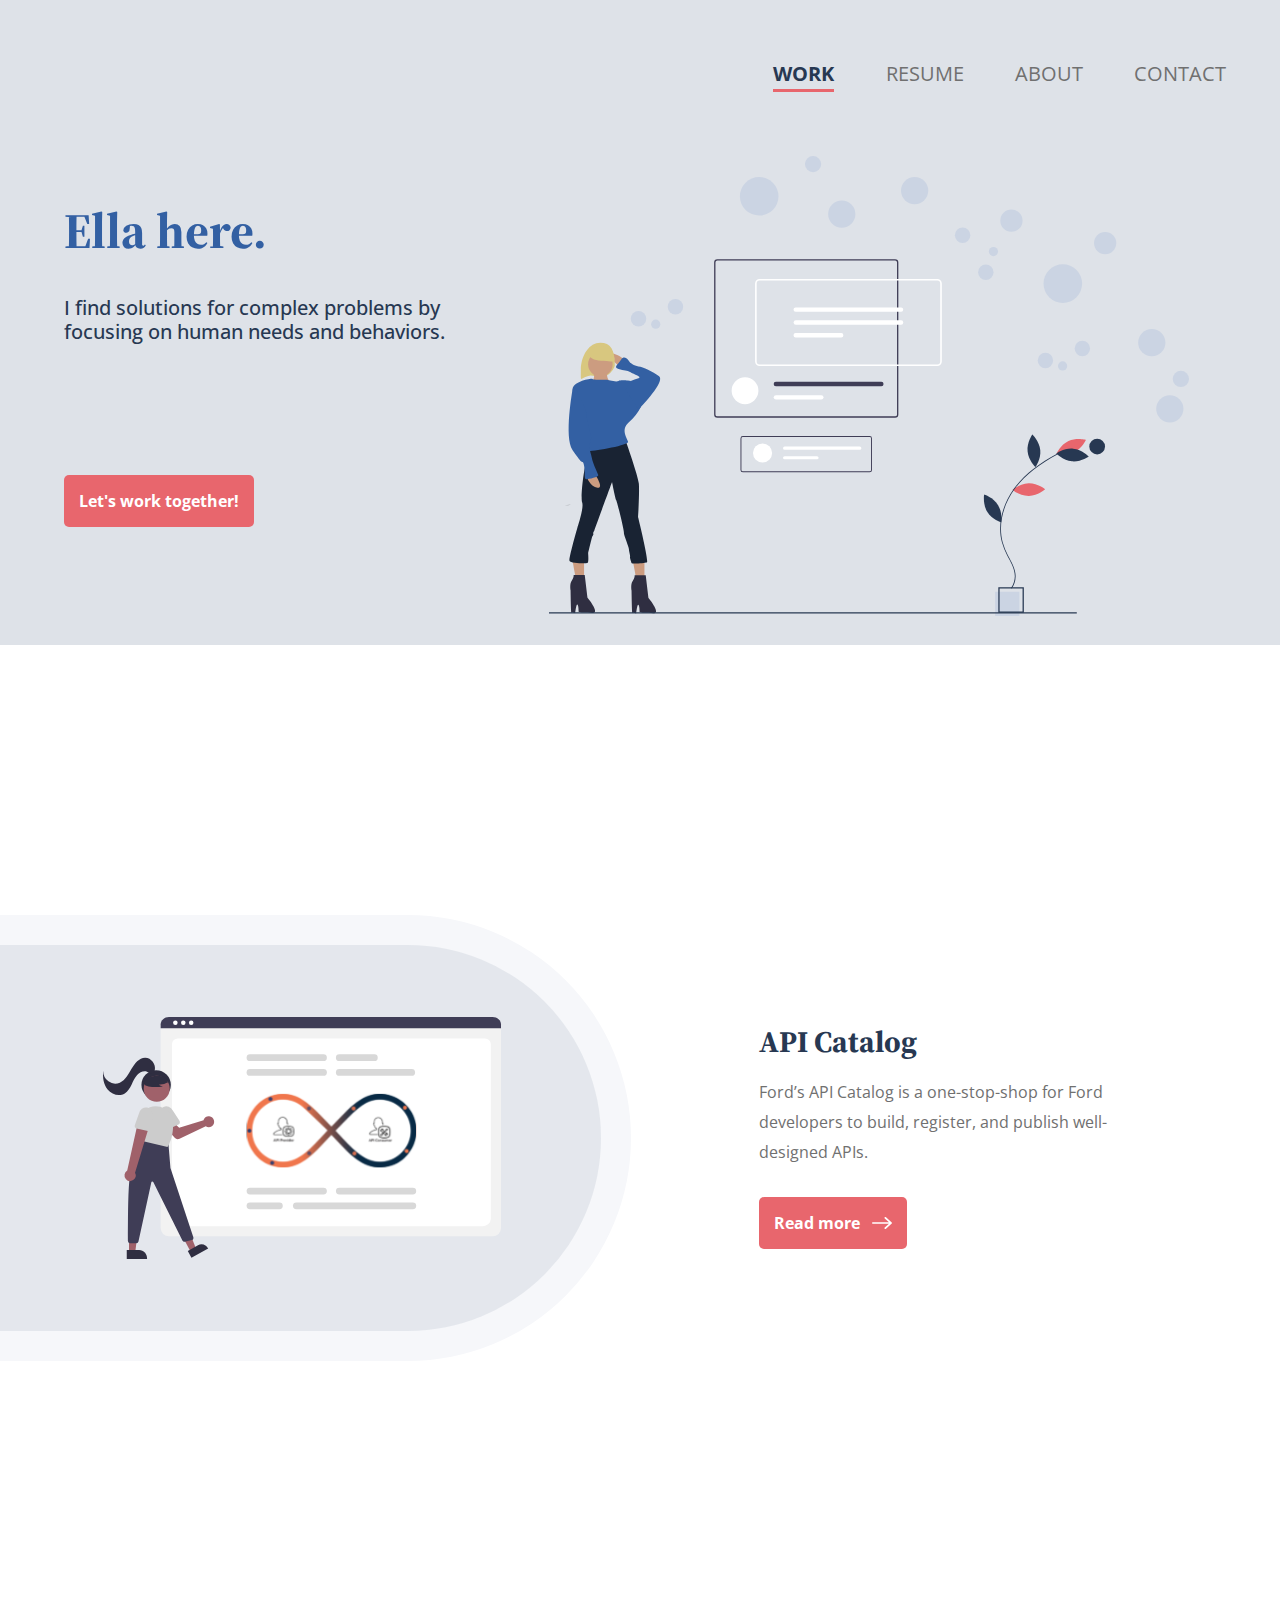
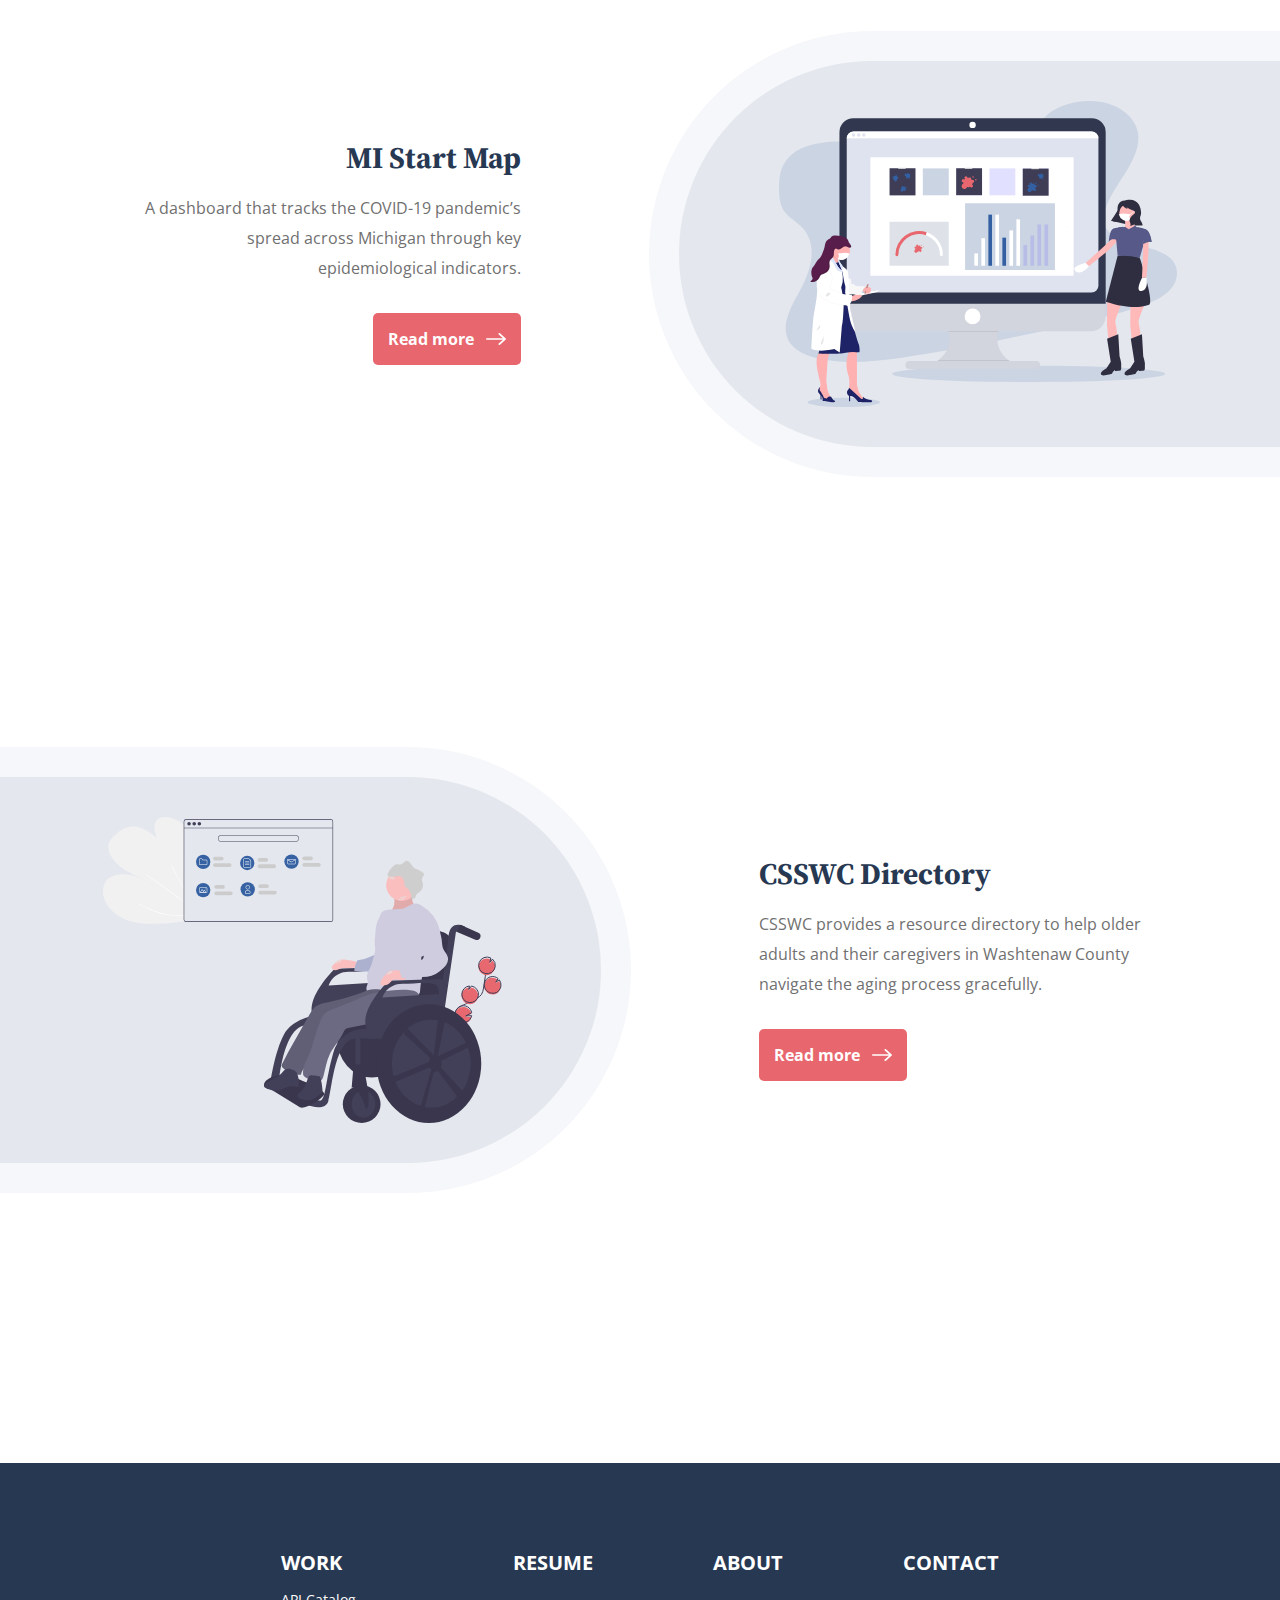
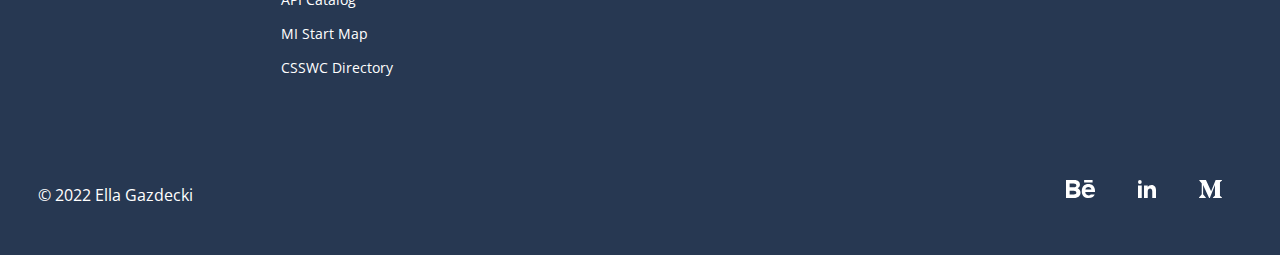
<file: index.html>
<!DOCTYPE html>
<html lang="en">
  <head>
    <meta charset="UTF-8">
    <meta name="viewport" content="width=device-width, initial-scale=1.0">
    <meta http-equiv="X-UA-Compatible" content="ie=edge">
    <title>Work</title>
    <link rel="stylesheet" href="/css/style.css">
    <link rel="stylesheet" href="/css/reset.css">
    <link rel="stylesheet" href="/css/work.css">
    <link rel="stylesheet" href="/css/footer.css">
    <link rel="preconnect" href="https://fonts.googleapis.com">
    <link rel="preconnect" href="https://fonts.gstatic.com" crossorigin>
    <link href="https://fonts.googleapis.com/css2?family=Open+Sans+Condensed:wght@700&family=Open+Sans:ital,wght@0,400;0,500;0,600;0,700;0,800;1,400;1,500;1,600;1,700;1,800&family=Source+Serif+Pro:wght@400;700&display=swap" rel="stylesheet">
  </head>

  <body id="work">

    <nav class="nav--layout">
      <a href="/index.html" class="nav-selected nav-item work-nav">Work</a>
      <a href="assets/Resume_Ella Gazdecki.pdf" target="_blank" class="nav-unselected nav-item">Resume</a>
      <a href="/about.html" class="nav-unselected nav-item about-nav">About</a>
      <a href="/contact.html" class="nav-unselected nav-item contact-nav">Contact</a>
    </nav>
    <section class="hero-style hero-layout">
    <span class="hero hero-text-position hero-text-style">Ella here.</span>
    <span class="hero-description-position hero-description-style">I find solutions for complex problems by focusing on human needs and behaviors.</span>
    <button type="button" class="button hero-button-position" onclick="document.location='/contact.html'">
      Let's work together!
    </button>
    <div class="work-hero-image-position">
      <img class="work-hero-image" src="assets/homepage-graphic.svg" alt="Illustration of a faceless girl with short blonde hair next to an abstract screen">
    </div>
  </section>
  <section class="odd-project-layout">
      <img src="assets/api-catalog-section-graphic.svg" alt="Illustration of a faceless girl with an abstract representation of the API Lifecycle on a screen">
    <div class="odd-project-text-wrapper">
    <h1 class="heading-1">API Catalog</h1>
    <p class="body-large project-description-spacing">Ford’s API Catalog is a one-stop-shop for Ford developers to build, register, and publish well-designed APIs.</p>
    <button type="button" class="button" onclick="document.location='/apicatalog.html'">
      Read more &nbsp
      <img src="assets/arrow.svg">
    </button>
    </div>
  </section>
  <section class="even-project-layout">
    <div class="even-project-text-wrapper">
    <h1 class="heading-1">MI Start Map</h1>
    <p class="body-large project-description-spacing">A dashboard that tracks the COVID-19 pandemic’s spread across Michigan through key epidemiological indicators.</p>
    <button type="button" class="button" onclick="document.location='/mistartmap.html'">
      Read more &nbsp
      <img src="assets/arrow.svg">
    </button>
    </div>
    <img src="assets/mi-start-map-section-graphic.svg" alt="Illustration of a faceless girl with doctor friend standing in front of the MI start map dashboard">
  </section>
  <section class="odd-project-layout">
      <img src="assets/srd-section-graphic.svg" alt="Illustration of a faceless elderly person in a wheel chair next to the CSSWC directory">
    <div class="odd-project-text-wrapper">
    <h1 class="heading-1">CSSWC Directory</h1>
    <p class="body-large project-description-spacing">CSSWC provides a resource directory to help older adults and their caregivers in Washtenaw County navigate the aging process gracefully.</p>
    <button type="button" class="button" onclick="document.location='/csswc.html'">
      Read more &nbsp
      <img src="assets/arrow.svg">
    </button>
    </div>
  </section>

  <footer>
    <div class="footer-flex-rows footer-flex-top-spacing">
      <div class="footer-flex-columns">
        <a class="heading-3 project-hero-text-spacing" href="/index.html">Work</a>
        <a class="body-medium" href="/apicatalog.html">API Catalog</a>
        <a class="body-medium" href="/mistartmap.html">MI Start Map</a>
        <a class="body-medium" href="/csswc.html">CSSWC Directory</a>
      </div>
      <a class="heading-3" href="assets/Resume_Ella Gazdecki.pdf" target="_blank">Resume</a>
      <a class="heading-3" href="/about.html">About</a>
      <a class="heading-3" href="/contact.html">Contact</a>
    </div>
    <div class="footer-flex-rows footer-flex-bottom-spacing">
      <p class="body-large footer-text-color">&#169 2022 Ella Gazdecki</p>
      <div>
        <a href="https://www.behance.net/ggazdecki"><img src="/assets/behance.svg" alt="The Behance logo"></a>
        <a href="https://www.linkedin.com/in/ggazdecki"><img src="/assets/linkedin.svg" alt="The Linkedin logo"></a>
        <a href="https://medium.com/@gazdgabr"><img src="/assets/medium.svg" alt="The Medium logo"></a>
      </div>
    </div>
  </footer>

  </body>
</html>
</file>
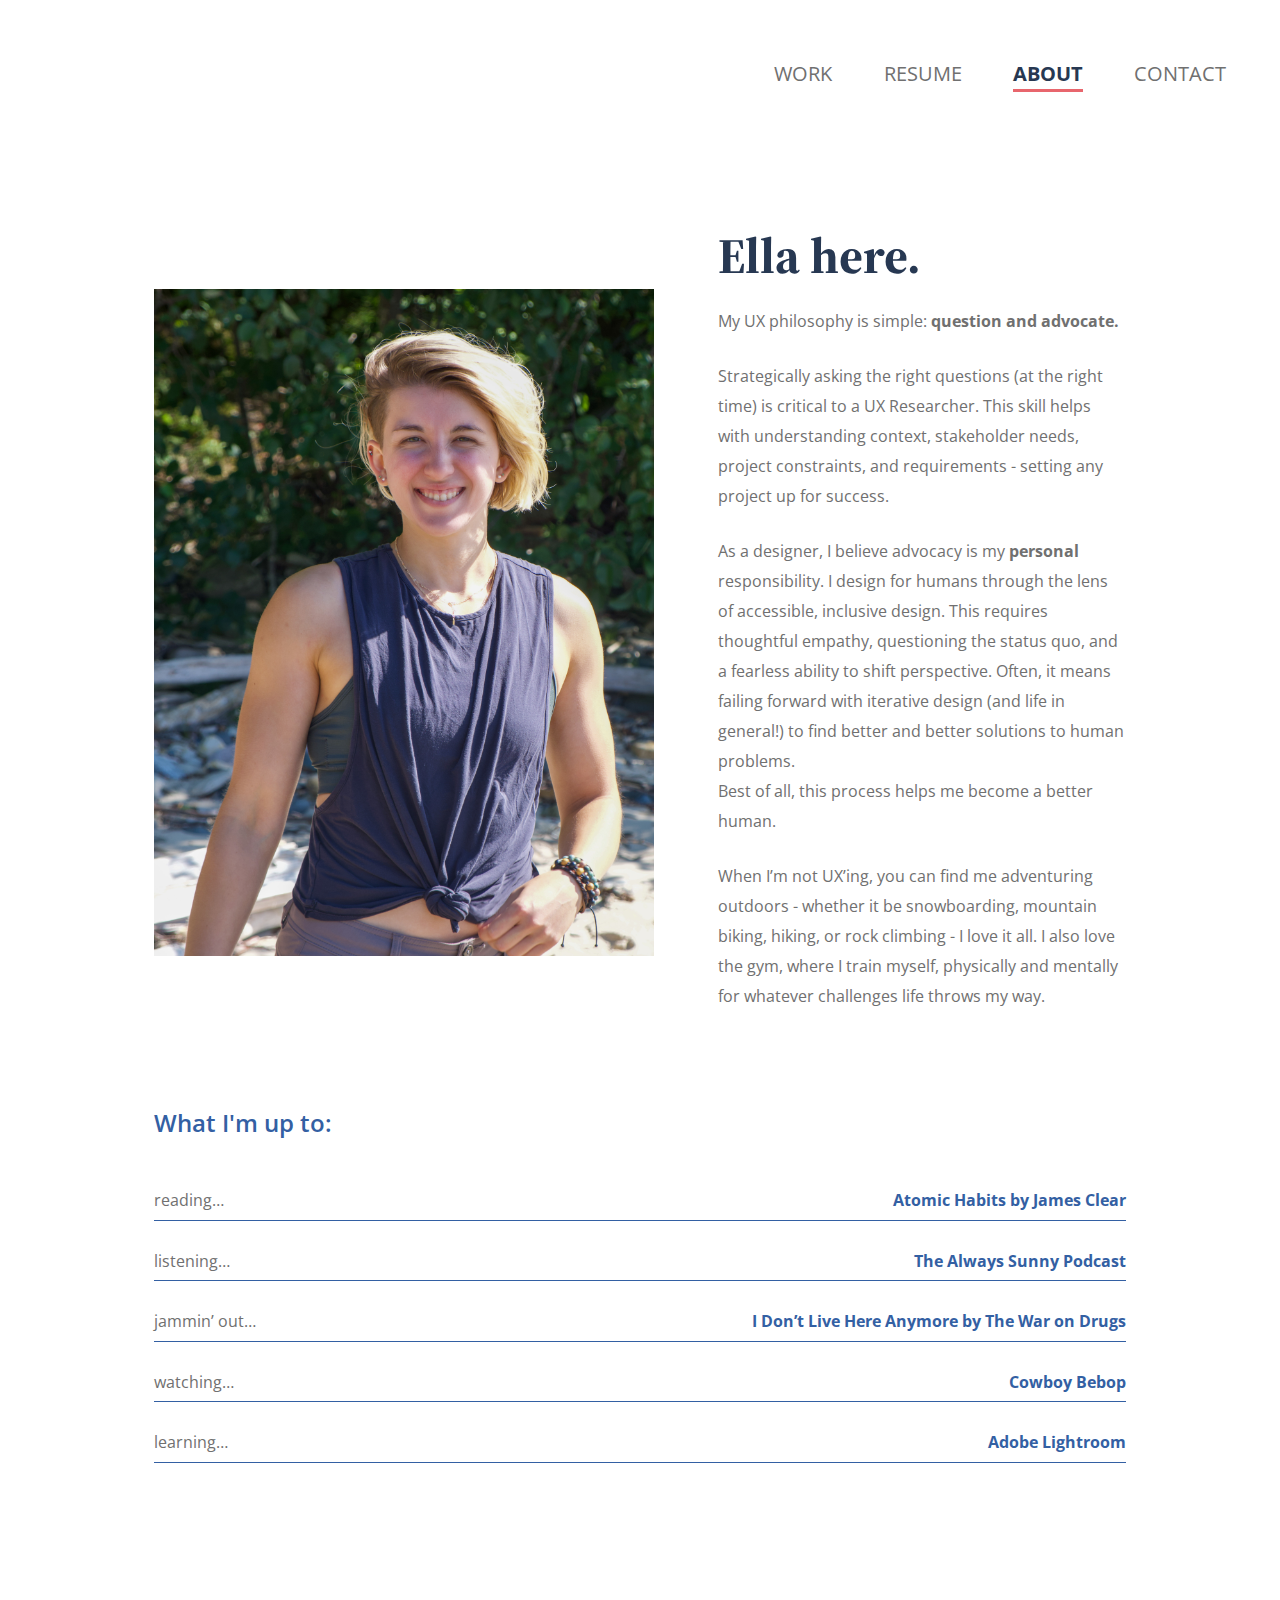
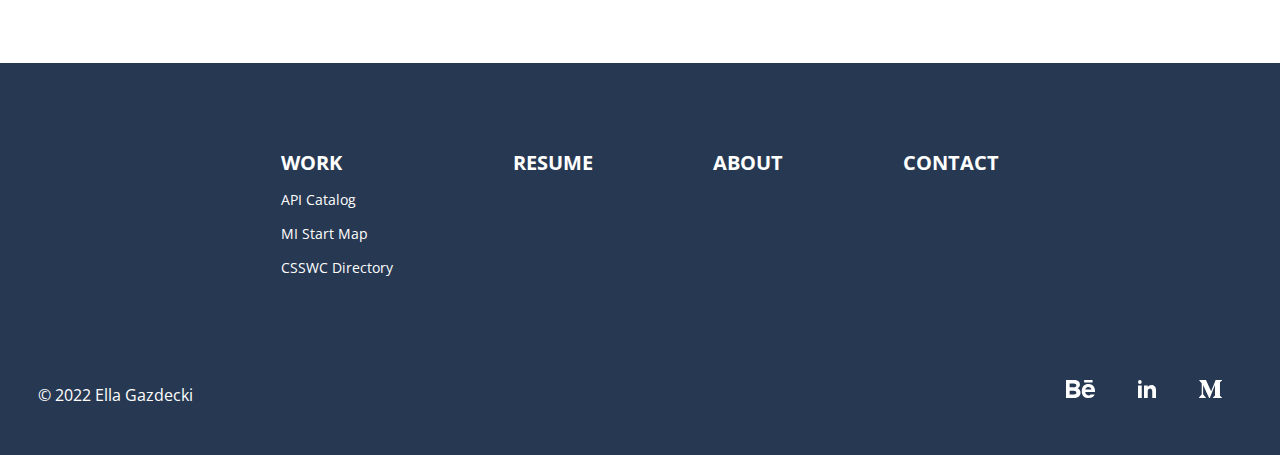
<file: about.html>
<!DOCTYPE html>
<html lang="en">
  <head>
    <meta charset="UTF-8">
    <meta name="viewport" content="width=device-width, initial-scale=1.0">
    <meta http-equiv="X-UA-Compatible" content="ie=edge">
    <title>Work</title>
    <link rel="stylesheet" href="/css/style.css">
    <link rel="stylesheet" href="/css/reset.css">
    <link rel="stylesheet" href="/css/about.css">
    <link rel="stylesheet" href="/css/footer.css">
    <link rel="preconnect" href="https://fonts.googleapis.com">
    <link rel="preconnect" href="https://fonts.gstatic.com" crossorigin>
    <link href="https://fonts.googleapis.com/css2?family=Open+Sans+Condensed:wght@700&family=Open+Sans:ital,wght@0,400;0,500;0,600;0,700;0,800;1,400;1,500;1,600;1,700;1,800&family=Source+Serif+Pro:wght@400;700&display=swap" rel="stylesheet">
  </head>

  <body id="about">

    <nav class="nav--layout">
      <a href="/index.html" class="nav-unselected nav-item work-nav">Work</a>
      <a href="assets/Resume_Ella Gazdecki.pdf" target="_blank" class="nav-unselected nav-item">Resume</a>
      <a href="/about.html" class="nav-selected nav-item about-nav">About</a>
      <a href="/contact.html" class="nav-unselected nav-item contact-nav">Contact</a>
    </nav>

    <div class="project-body-wrapper">
      <div class="overview-double-column">
        <div class="about-double-column-spacing"> 
          <img class="about-photo-spacing" src="assets/me.jpg" alt="A picture of me">
        </div>
        <div class="about-double-column-spacing">
          <h1 class="hero hero-text-position hero-text-style about-hero-margin-top">Ella here.</h1>
          <p class="body-large body-paragraph-margin">My UX philosophy is simple: <span class="body-bold">question and advocate.</span></p>
          
          <p class="body-large body-paragraph-margin">Strategically asking the right questions (at the right time) is critical to a UX Researcher. This skill helps with understanding context, stakeholder needs, project constraints, and requirements - setting any project up for success.</p>
          <div class="body-paragraph-margin">
            <p class="body-large">As a designer, I believe advocacy is my <span class="body-bold">personal</span> responsibility. I design for humans through the lens of accessible, inclusive design. This requires thoughtful empathy, questioning the status quo, and a fearless ability to shift perspective. Often, it means failing forward with iterative design (and life in general!) to find better and better solutions to human problems.</p>
            <p class="body-large">Best of all, this process helps me become a better human.</p>
          </div>
          <p class="body-large body-paragraph-margin">When I’m not UX’ing, you can find me adventuring outdoors - whether it be snowboarding, mountain biking, hiking, or rock climbing - I love it all. I also love the gym, where I train myself, physically and mentally for whatever challenges life throws my way.</p>
        </div>
      </div>

      <h2 class="heading-2 subsection-spacing">What I'm up to:</h2>
      <div class="about-up-to-flex">
        <span class="body-large about-hero-margin-top">reading…</span>
        <a class="body-bold about-hero-margin-top" href="https://jamesclear.com/atomic-habits">Atomic Habits by James Clear</a>
      </div>
      <hr>

      <div class="about-up-to-flex about-up-to-margin">
        <span class="body-large ">listening…</span>
        <a class="body-bold" href="https://open.spotify.com/show/0xDEeqWuoMNBUFGNrhIz6L?si=94f0ea34170846f6">The Always Sunny Podcast</a>
      </div>
      <hr>

      <div class="about-up-to-flex about-up-to-margin">
        <span class="body-large">jammin’ out…</span>
        <a class="body-bold" href="https://open.spotify.com/album/69jQsPvJzMvcb2fGqI2qaB?si=5Hg81C_9SwyVRrze5dbrzA">I Don’t Live Here Anymore by The War on Drugs</a>
      </div>
      <hr>

      <div class="about-up-to-flex about-up-to-margin">
        <span class="body-large">watching…</span>
        <a class="body-bold" href="https://www.netflix.com/title/80001305">Cowboy Bebop</a>
      </div>
      <hr>

      <div class="about-up-to-flex about-up-to-margin">
        <span class="body-large">learning…</span>
        <a class="body-bold" href="https://www.adobe.com/products/photoshop-lightroom.html">Adobe Lightroom</a>
      </div>
      <hr>


    </div>
    

    <footer>
      <div class="footer-flex-rows footer-flex-top-spacing">
        <div class="footer-flex-columns">
          <a class="heading-3 project-hero-text-spacing" href="/index.html">Work</a>
          <a class="body-medium" href="/apicatalog.html">API Catalog</a>
          <a class="body-medium" href="/mistartmap.html">MI Start Map</a>
          <a class="body-medium" href="/csswc.html">CSSWC Directory</a>
        </div>
        <a class="heading-3" href="assets/Resume_Ella Gazdecki.pdf" target="_blank">Resume</a>
        <a class="heading-3" href="/about.html">About</a>
        <a class="heading-3" href="/contact.html">Contact</a>
      </div>
      <div class="footer-flex-rows footer-flex-bottom-spacing">
        <p class="body-large footer-text-color">&#169 2022 Ella Gazdecki</p>
        <div>
          <a href="https://www.behance.net/ggazdecki"><img src="/assets/behance.svg" alt="The Behance logo"></a>
          <a href="https://www.linkedin.com/in/ggazdecki"><img src="/assets/linkedin.svg" alt="The Linkedin logo"></a>
          <a href="https://medium.com/@gazdgabr"><img src="/assets/medium.svg" alt="The Medium logo"></a>
        </div>
      </div>
    </footer>

  </body>
</html>
</file>
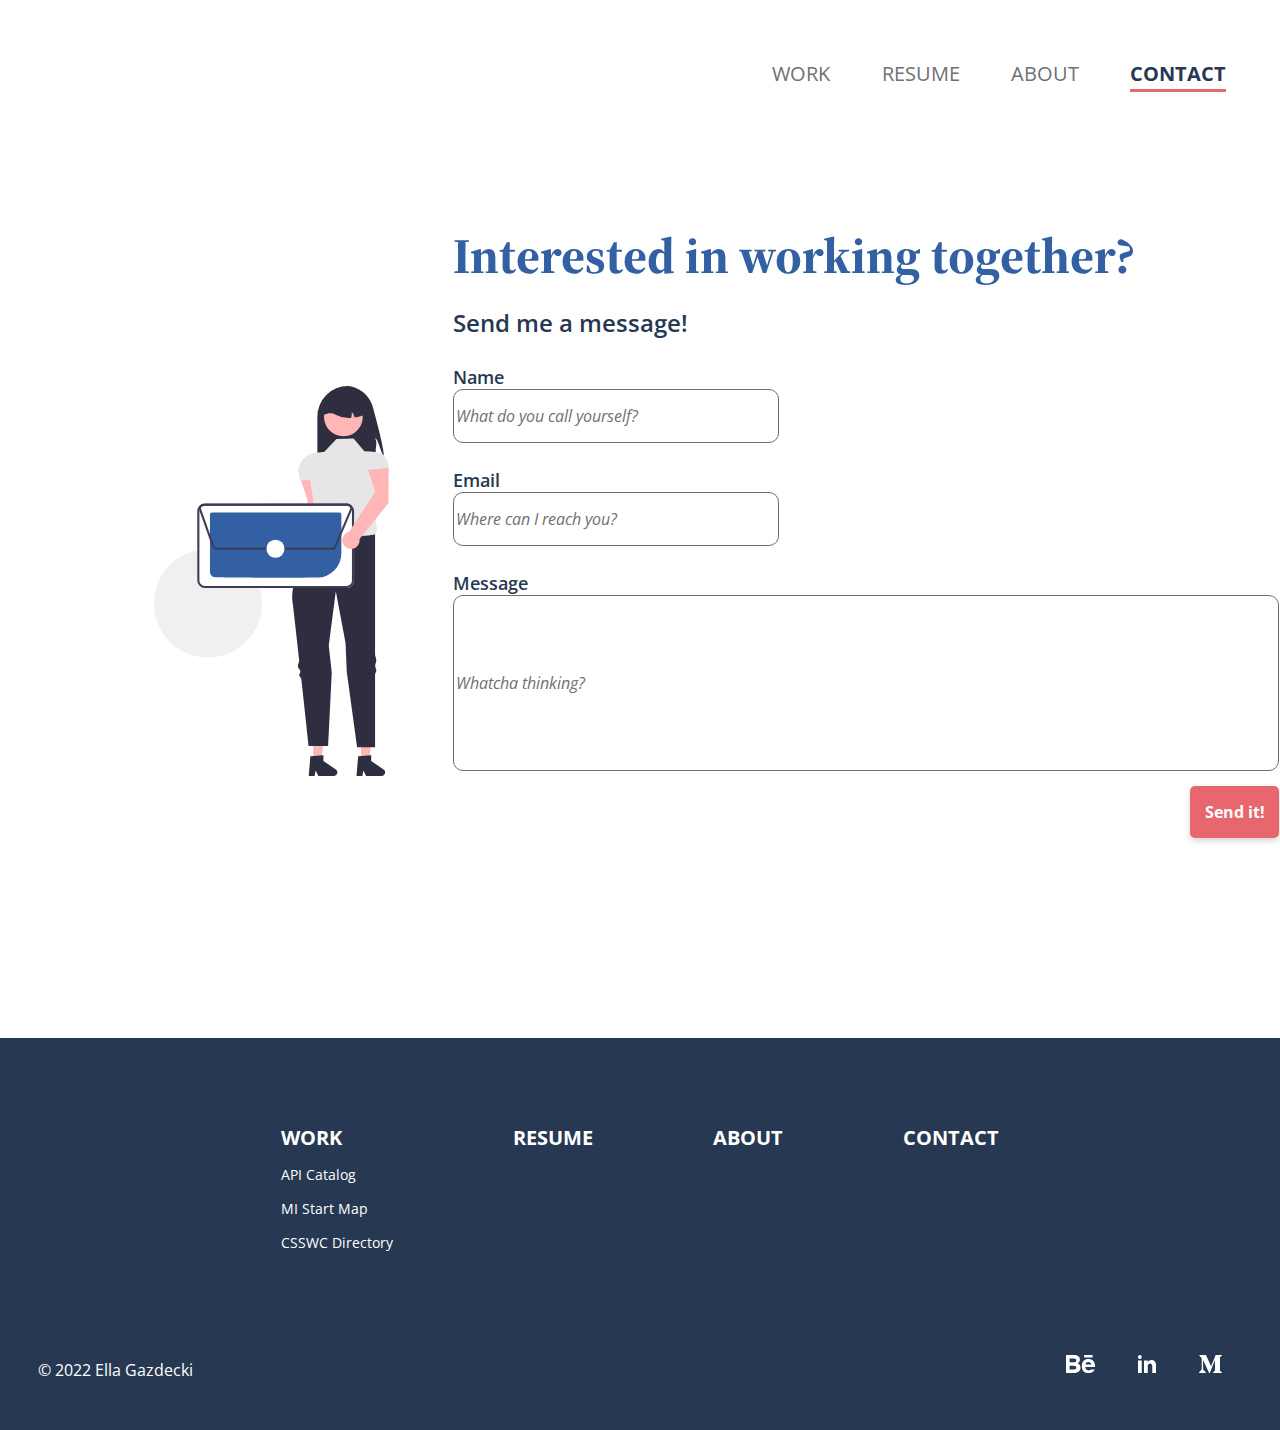
<file: contact.html>
<!DOCTYPE html>
<html lang="en">
  <head>
    <meta charset="UTF-8">
    <meta name="viewport" content="width=device-width, initial-scale=1.0">
    <meta http-equiv="X-UA-Compatible" content="ie=edge">
    <title>Work</title>
    <link rel="stylesheet" href="/css/style.css">
    <link rel="stylesheet" href="/css/reset.css">
    <link rel="stylesheet" href="/css/contact.css">
    <link rel="stylesheet" href="/css/footer.css">
    <link rel="preconnect" href="https://fonts.googleapis.com">
    <link rel="preconnect" href="https://fonts.gstatic.com" crossorigin>
    <link href="https://fonts.googleapis.com/css2?family=Open+Sans+Condensed:wght@700&family=Open+Sans:ital,wght@0,400;0,500;0,600;0,700;0,800;1,400;1,500;1,600;1,700;1,800&family=Source+Serif+Pro:wght@400;700&display=swap" rel="stylesheet">
  </head>

  <body id="contact">

    <nav class="nav--layout">
      <a href="/index.html" class="nav-unselected nav-item work-nav">Work</a>
      <a href="assets/Resume_Ella Gazdecki.pdf" target="_blank" class="nav-unselected nav-item">Resume</a>
      <a href="/about.html" class="nav-unselected nav-item about-nav">About</a>
      <a href="/contact.html" class="nav-selected nav-item contact-nav">Contact</a>
    </nav>

    <div class="project-body-wrapper">
      <div class="overview-double-column">
        <div class="contact-img-spacing"> 
          <img class="contact-img-spacing" src="assets/contact-graphic.svg" alt="A picture of a faceless girl holding an abstractrion of an email">
        </div>
        <div class="">
          <h1 class="hero hero-text-position hero-text-style contact-hero-margin-top">Interested in working together?</h1>
          <h2 class="heading-2 contact-h2-margin">Send me a message!</h2>
          <div>
            <p class="heading-4 contact-section-margin">Name</p>
            <input class="input-small input-styling body-large italic-text" type="text" id="" name="" value="What do you call yourself?">
          </div>
          <div>
            <p class="heading-4 contact-section-margin">Email</p>
            <input class="input-small input-styling body-large italic-text" type="text" id="" name="" value="Where can I reach you?">
          </div>
          <div>
            <p class="heading-4 contact-section-margin">Message</p>
            <input class="input-large input-styling body-large italic-text" type="text" id="" name="" value="Whatcha thinking?">
          </div>
          <button class="contact-button-styling contact-button-spacing body-bold" type="button">Send it!</button>
        </div>
        
      </div>
    </div>


    <footer>
      <div class="footer-flex-rows footer-flex-top-spacing">
        <div class="footer-flex-columns">
          <a class="heading-3 project-hero-text-spacing" href="/index.html">Work</a>
          <a class="body-medium" href="/apicatalog.html">API Catalog</a>
          <a class="body-medium" href="/mistartmap.html">MI Start Map</a>
          <a class="body-medium" href="/csswc.html">CSSWC Directory</a>
        </div>
        <a class="heading-3" href="assets/Resume_Ella Gazdecki.pdf" target="_blank">Resume</a>
        <a class="heading-3" href="/about.html">About</a>
        <a class="heading-3" href="/contact.html">Contact</a>
      </div>
      <div class="footer-flex-rows footer-flex-bottom-spacing">
        <p class="body-large footer-text-color">&#169 2022 Ella Gazdecki</p>
        <div>
          <a href="https://www.behance.net/ggazdecki"><img src="/assets/behance.svg" alt="The Behance logo"></a>
          <a href="https://www.linkedin.com/in/ggazdecki"><img src="/assets/linkedin.svg" alt="The Linkedin logo"></a>
          <a href="https://medium.com/@gazdgabr"><img src="/assets/medium.svg" alt="The Medium logo"></a>
        </div>
      </div>
    </footer>

  </body>
</html>
</file>
<file: css/style.css>
:root {
  --prussian-blue: #273852;
  --white: #fff;
  --dark-gray: #707070;
  --black: #111;
  --oxford-blue: #192333;
  --lapis-lazuli: #3360a3;
  --candy-pink: #e8666d;
  --gainsboro: #dee2e8;
}

.hero {
  font-family: 'Source Serif Pro';
  font-size: 5rem;
  font-weight: 700;
  color: var(--prussian-blue);
}

.heading-1 {
  font-family: 'Source Serif Pro';
  font-size: 3rem;
  font-weight: 700;
  color: var(--prussian-blue);
}

.heading-2 {
  font-family: 'Open Sans';
  font-size: 2.4rem;
  font-weight: 600;
  text-transform: uppercase;
  color: var(--lapis-lazuli);
}

.heading-3, .nav-selected {
  font-family: 'Open Sans';
  font-weight: 700;
  font-size: 2rem;
  color: var(--prussian-blue);
}

.heading-4 {
  font-family: 'Open Sans';
  font-size: 1.8rem;
  font-weight: 600;
  line-height: 2.4rem;
  color: var(--black);
}

.heading-5 {
  font-family: 'Open Sans Condensed';
  font-size: 1.8rem;
  font-weight: 400;
  color: var(--oxford-blue);
}

.nav-unselected {
  font-family: 'Open Sans';
  font-size: 2rem;
  color: var(--dark-gray);
}

.quote {
  font-family: 'Open Sans';
  font-size: 2rem;
  font-weight: 700;
  line-height: 3rem;
  font-style: italic;
  text-align: center;
  color: var(--black);
  margin: 3.5rem 0;
}

.body-bold {
  font-family: 'Open Sans';
  font-size: 1.6rem;
  font-weight: 700;
  line-height: 3rem;
  color: var(--dark-gray);
}

.body-large {
  font-family: 'Open Sans';
  font-size: 1.6rem;
  line-height: 3rem;
  color: var(--dark-gray);
}

.body-medium {
  font-family: 'Open Sans';
  font-size: 1.4rem;
  line-height: 2.4rem;
  color: var(--black);
}

.caption {
  font-family: 'Open Sans';
  font-size: 1.2rem;
  font-weight: 600;
  text-transform: uppercase;
  color: var(--oxford-blue);
}

.italic-text {
  font-style: italic;
}

.bold-text {
  font-weight: 700;
}

.uppercase {
  text-transform: uppercase;
}

.gray-text {
  color: var(--dark-gray)
}

.lapis-text {
  color: var(--lapis-lazuli);
}

.prussian-text {
  color: var(--prussian-blue);
}

.button {
  font-family: 'Open Sans';
  font-size: 1.6rem;
  font-weight: 700;
  padding: 1.5rem;
  color: var(--white);
  background-color: var(--candy-pink);
  border: none;
  border-radius: .5rem;
  cursor: pointer;
}

hr {
  width: 5rem;
  height: 0.1rem;
  background-color: var(--lapis-lazuli);
  border: none;
  margin: 2rem 0 0 0;
}

li {
  padding-top: 3rem;;
}

li:first-child{
  padding-top: 0;
}

a {
  color: var(--lapis-lazuli);
}

p > a {
  font-weight: 700;
}

nav a {
  text-decoration: none;
  text-transform: uppercase;

}

.nav--layout {
  display: flex;
  flex-direction: row;
  padding: 6vh 6vh;
  justify-content: flex-end;
  background-color: var(--gainsboro)
}

.nav-item {
  margin: 1rem 0rem 1rem 4vw;
  padding-bottom: .5rem;
}

.nav-item:hover {
  font-weight: 700;
}

#work .work-nav, #about .about-nav, #contact .contact-nav {
  border-bottom: .3rem solid var(--candy-pink);
  stroke-linecap: round;
}

.hero-style {
  background-color: var(--gainsboro);
}

.project-hero-layout {
  display: grid;
  grid-template-columns: 2fr 3fr;
  grid-gap: 4rem;
  padding: 10vh 5vw 3vh 5vw;
}

.project-hero-text-wrapper {
  display: flex;
  flex-direction: column;
  justify-content: center;
}

.project-hero-text-spacing {
  margin-bottom: 1.5rem;
}

.project-hero-image {
  width: 50vw;
}

.project-body-wrapper {
  margin: 0 12vw 0 12vw;
}

.project-section-title {
  display: flex;
  flex-direction: column;
  align-items: center;
  margin: 20vh 0 7.5rem 0;
}

.body-paragraph-margin {
  margin: 2.5rem 0;
}

.overview-double-column {
  display: flex;
  flex-direction: row;
  gap: 5vw;
  margin-top: 2.5rem;
}

.overview-double-column-gap {
  gap: 10vw;
}

.overview-double-column-space-between {
  justify-content: space-between;

}

.standard-flex-column {
  display: flex;
  flex-direction: column;
  width: 50%;
  gap: 1rem;
}

.overview-left {
  display: flex;
  flex-direction: column;
  flex-basis: 62%;
}

.overview-right {
  display: flex;
  flex-direction: column;
  gap: 5rem;
}

.overview-right-spacing {
  margin-top: 2rem;
}

.tool-container {
  display: flex;
  flex-flow: row wrap;
  margin-top: 2rem;
  max-width: 250px;
}

.tool-tag {
  padding: .6rem 1rem;
  background-color: var(--gainsboro);
  margin: 0 1rem 1rem 0;
}

.subsection-spacing {
  margin-top: 7.5rem;
}

.side-by-side-image {
  width: 100%;
}

.text-image-align {
  align-items: center;
}

.video-container {
  display: flex;
  justify-content: center;
  padding-top: 1rem;
}

.paragraph-image-align {
  flex-basis: 50%;
}

.requirement-background {
  background-color: var(--gainsboro);
}

.requirement-column-left {
  gap: 3.5rem;
  padding: 5rem 5rem 0 5rem;
}

.requirement-column-right {
  gap: 3.5rem;
  padding: 5rem 5rem 5rem 0;
}

.triple-column {
  display: flex;
  flex-direction: row;
  gap: 2rem;
  justify-content: space-around;

}

.small-flex-column {
  display: flex;
  flex-direction: column;
  width: 33%;
  gap: 1rem;
}
</file>
<file: css/work.css>
.work-hero-image-position {
  grid-column: 2/3;
  grid-row: 1/4;
}

.work-hero-image{
  width: 50vw;
}

.hero-layout {
  display: grid;
  grid-template-columns: 2fr 3fr;
  grid-template-rows: min-content max-content 1fr;
  grid-gap: 4rem;
  padding: 0vh 5vw 3vh 5vw;
}

.hero-text-position {
  grid-column: 1/2;
  grid-row: 1/2;
  margin-top: 5rem;
}

.hero-text-style {
  color: var(--lapis-lazuli);
}

.hero-description-position {
  grid-column: 1/2;
  grid-row: 2/3;
}

.hero-description-style {
  font-family: 'Open Sans';
  font-size: 2rem;
  font-weight: 500;
  line-height: 2.4rem;
  color: var(--prussian-blue);
}

.hero-button-position {
  grid-column: 1/2;
  grid-row-start: 3;
  align-self: center;
  justify-self: left;
}

.odd-project-layout {
  margin: 30vh 10vw 30vh 0;
  display: grid;
  grid-template-columns: 2fr 3fr;
  grid-column-gap: 10vw;
}

.odd-project-text-wrapper {
  grid-column: 2/3;
  display: flex;
  flex-direction: column;
  align-items: flex-start ;
  justify-content: center;
}

.project-description-spacing {
  margin: 2rem 0 3rem 0;
}

.even-project-layout {
  margin: 30vh 0 30vh 10vw;
  display: grid;
  grid-template-columns: 3fr 2fr;
  grid-column-gap: 10vw;
  text-align: right;
}

.even-project-text-wrapper {
  grid-column: 1/2;
  display: flex;
  flex-direction: column;
  align-items: flex-end ;
  justify-content: center;
}
</file>
<file: css/footer.css>
footer {
    width: 100vw;
    background-color: var(--prussian-blue);
    margin-top: 20rem;
}

footer .heading-3{
    text-transform: uppercase;
}

.footer-flex-rows {
    display: flex;  
}

.footer-flex-columns {
    display: flex;
    flex-direction: column;
}

footer .footer-flex-rows a {
    color: white;
    text-decoration: none;
}

.footer-text-color {
    color: white;
}

.footer-flex-top-spacing {
    justify-content: center;
    gap: 12rem;
    padding-top: 10vh;
}

.footer-flex-bottom-spacing {
    justify-content: space-between;
    padding: 10vh 3vw 5vh 3vw;
}

.footer-flex-bottom-spacing a {
    margin: 0 2rem;
}

footer .body-medium {
    margin-bottom: 1rem;
}

footer a img {
    height: 2vh;
}
</file>
<file: css/about.css>
#about .heading-2 {
    text-transform: none;
}

#about .nav--layout {
    background-color: white;
}

#about hr {
    width: 100%;
    margin: .45rem 0 0 0;
}

.about-photo-spacing {
    width: 50rem;
    margin-top: 12vh;
}

.about-hero-margin-top {
    margin-top: 5rem;
}

.about-double-column-spacing {

}

.about-up-to-flex {
    display: flex;
    justify-content: space-between;
}

.about-up-to-margin {
    margin-top: 2.5rem;
}

#about .about-up-to-flex a {
    text-decoration: none;
} 

#about .about-up-to-flex .body-bold {
    color: var(--lapis-lazuli);
}
</file>
<file: css/contact.css>
#contact .heading-2 {
    text-transform: none;
    color: var(--prussian-blue);
}

#contact .heading-4 {
    color: var(--prussian-blue);
}

#contact .hero {
    color: var(--lapis-lazuli);
}

#contact .nav--layout {
    background-color: white;
}

.contact-img-spacing {
    justify-self: flex-end;
    align-self: flex-end;
    padding-bottom: 3rem;
}

.contact-hero-margin-top {
    margin-top: 5rem;
}

.contact-h2-margin {
    margin: 3rem 0;
}

.contact-section-margin {
    margin-top: 2.5rem;
}

.input-small{
    height: 5rem;
    width: 32rem;
}

.input-large{
    height: 17.2rem;
    width: 82rem;
}

.input-styling {
    color: var(--dark-gray);
    border-radius: 10px;
    border: solid 1px var(--dark-gray);
}

.contact-button-styling {
    height: 5.2rem;
    width: 8.9rem;
    border: none;
    border-radius: 5px;
    box-shadow: 0 3px 6px 0 rgba(0, 0, 0, 0.16);
    background-color: var(--candy-pink);
}

.contact-button-spacing {
    float: right;
    margin-top: 1.5rem;
}

#contact .body-bold {
    color: white;
}
</file>
